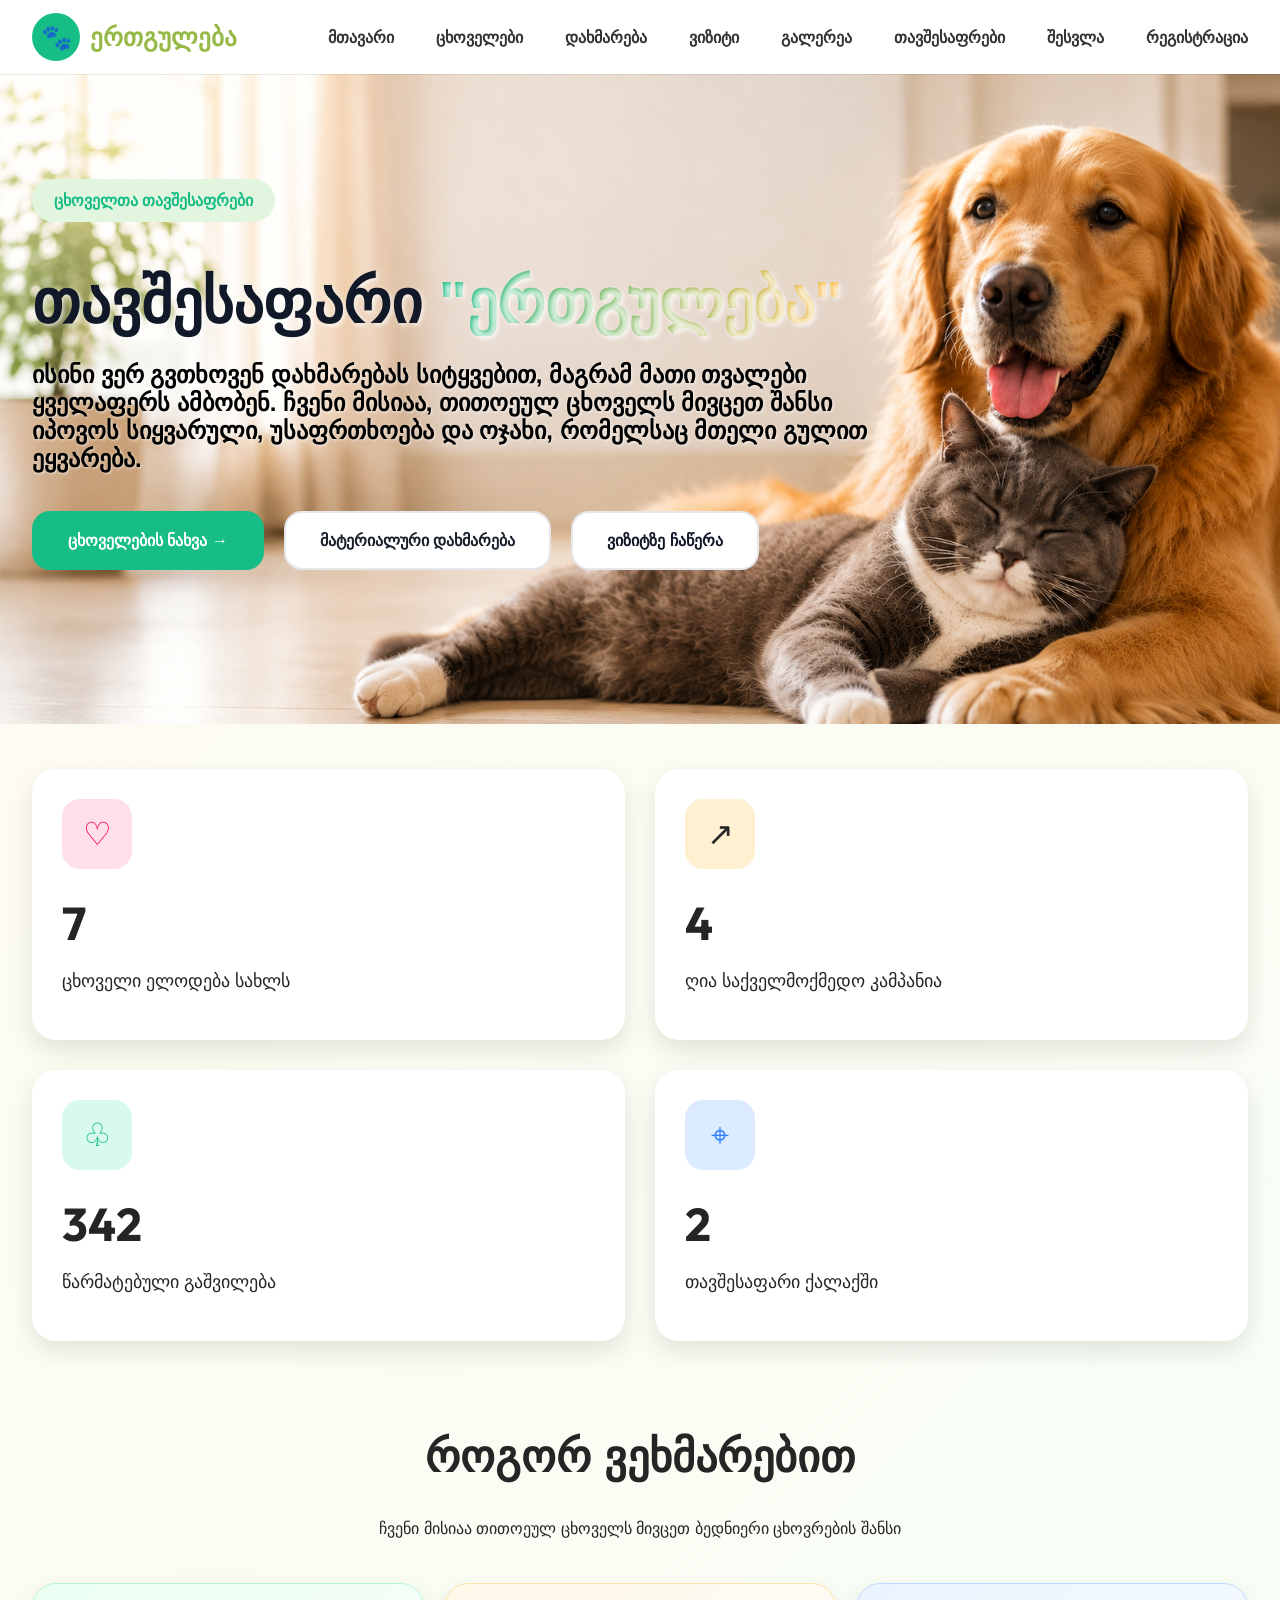
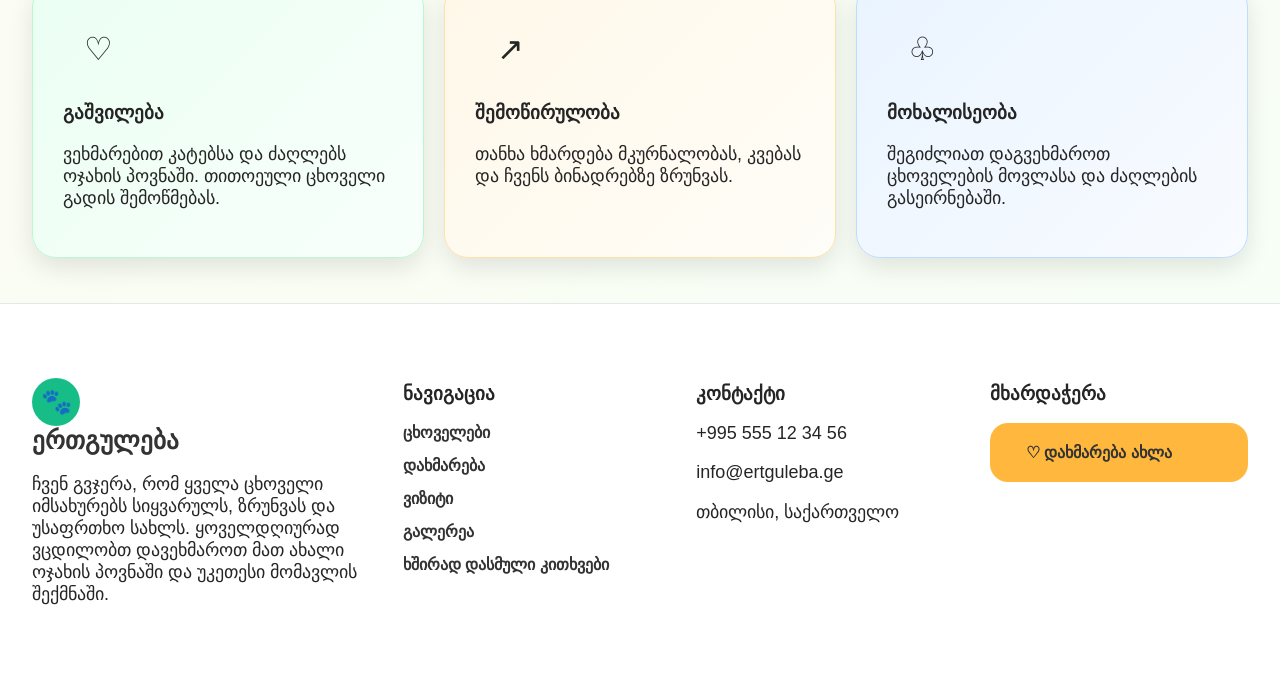
<file: project/index.html>
<!DOCTYPE html>
<html lang="ka">

<head>
  <meta charset="UTF-8">
  <meta name="viewport" content="width=device-width, initial-scale=1.0">
  <title>ერთგულება | ცხოველთა თავშესაფარი</title>
  <link rel="preconnect" href="https://fonts.googleapis.com">
<link rel="preconnect" href="https://fonts.gstatic.com" crossorigin>
<link href="https://fonts.googleapis.com/css2?family=Outfit:wght@100..900&display=swap" rel="stylesheet">
  <link rel="stylesheet" href="css/style.css">
</head>

<body>
  <header class="navbar"><a class="logo" href="index.html"><span>🐾</span>ერთგულება</a>
    <button class="menu-toggle">☰</button>
    <nav>
      <a href="index.html"> მთავარი</a>
      <a href="animals.html">ცხოველები</a>
      <a href="help.html">დახმარება</a>
      <a href="visit.html">ვიზიტი</a>
      <a href="gallery.html">გალერეა</a>
          <a href="shelters.html">თავშესაფრები</a>
              <a href="contact.html">შესვლა</a>
    <a href="register.html">რეგისტრაცია</a>
    </nav>

  </header>

  <main>
    <section class="hero">
      <div class="badge">ცხოველთა თავშესაფრები</div>
      <h1>თავშესაფარი <span>"ერთგულება"</span></h1>
      <p>ისინი ვერ გვთხოვენ დახმარებას სიტყვებით, მაგრამ მათი თვალები ყველაფერს ამბობენ. ჩვენი მისიაა, თითოეულ ცხოველს
        მივცეთ შანსი იპოვოს სიყვარული, უსაფრთხოება და ოჯახი, რომელსაც მთელი გულით ეყვარება.</p>
      <div class="hero-buttons">
        <a class="btn primary" href="animals.html">ცხოველების ნახვა →</a>
        <a class="btn light" href="visit.html">მატერიალური დახმარება</a>
        <a class="btn outline" href="visit.html">ვიზიტზე ჩაწერა</a>

      </div>
    </section>
    <section class="stats grid-2">
      <article class="card">
        <div class="icon pink">♡</div>
        <h2>7</h2>
        <p>ცხოველი ელოდება სახლს</p>
      </article>
      <article class="card">
        <div class="icon yellow">↗</div>
        <h2>4</h2>
        <p>ღია საქველმოქმედო კამპანია</p>
      </article>
      <article class="card">
        <div class="icon green">♧</div>
        <h2>342</h2>
        <p>წარმატებული გაშვილება</p>
      </article>
      <article class="card">
        <div class="icon blue">⌖</div>
        <h2>2</h2>
        <p>თავშესაფარი ქალაქში</p>
      </article>
    </section>

    <section class="section center">
      <h2>როგორ ვეხმარებით</h2>
      <p>ჩვენი მისიაა თითოეულ ცხოველს მივცეთ ბედნიერი ცხოვრების შანსი</p>
      <div class="help-grid">
        <article class="info-card soft-green"><span>♡</span>
          <h3>გაშვილება</h3>
          <p>ვეხმარებით კატებსა და ძაღლებს ოჯახის პოვნაში. თითოეული ცხოველი გადის შემოწმებას.</p>
        </article>
        <article class="info-card soft-yellow"><span>↗</span>
          <h3>შემოწირულობა</h3>
          <p>თანხა ხმარდება მკურნალობას, კვებას და ჩვენს ბინადრებზე ზრუნვას.</p>
        </article>
        <article class="info-card soft-blue"><span>♧</span>
          <h3>მოხალისეობა</h3>
          <p>შეგიძლიათ დაგვეხმაროთ ცხოველების მოვლასა და ძაღლების გასეირნებაში.</p>
        </article>
      </div>
    </section>
  </main>

  <footer class="footer">
    <div><a class="logo" href="index.html"><span>🐾</span>ერთგულება</a>
     <p>
        ჩვენ გვჯერა, რომ ყველა ცხოველი იმსახურებს სიყვარულს, ზრუნვას და უსაფრთხო სახლს.
        ყოველდღიურად ვცდილობთ დავეხმაროთ მათ ახალი ოჯახის პოვნაში და უკეთესი მომავლის შექმნაში.
    </p>
    </div>
    <div>
      <h3>ნავიგაცია</h3>
      <a href="animals.html">ცხოველები</a>
      <a href="help.html">დახმარება</a>
      <a href="visit.html">ვიზიტი</a>
       <a href="gallery.html">გალერეა</a>
      <a href="faq.html">ხშირად დასმული კითხვები</a>
    </div>
    <div>
      <h3>კონტაქტი</h3>
      <p>+995 555 12 34 56</p>
      <p>info@ertguleba.ge</p>
      <p>თბილისი, საქართველო</p>
    </div>
    <div>
      <h3>მხარდაჭერა</h3>
      <a class="btn donate" href="help.html">♡ დახმარება ახლა</a>
    </div>
  </footer>

  <script src="js/script.js"></script>
</body>

</html>
</file>
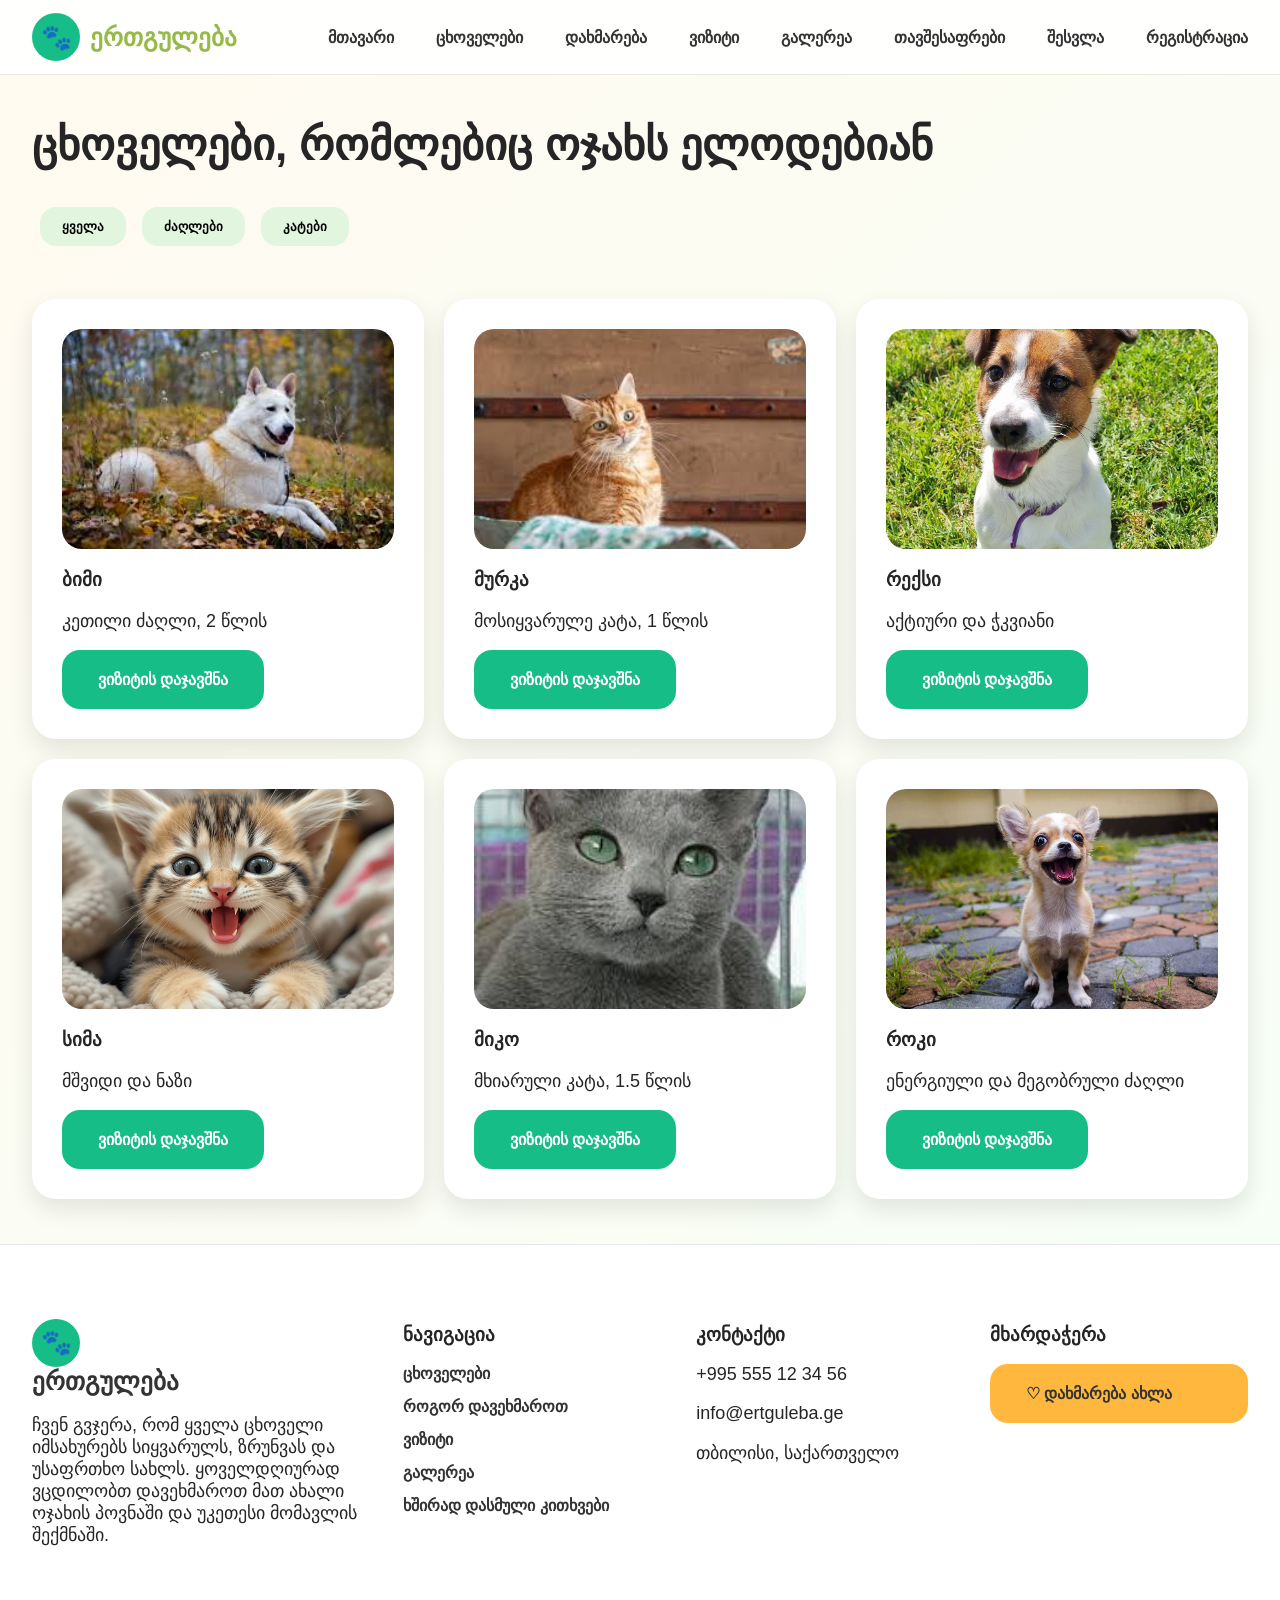
<file: project/animals.html>
<!DOCTYPE html>
<html lang="ka">

<head>
    <meta charset="UTF-8">
    <meta name="viewport" content="width=device-width, initial-scale=1.0">
    <title>ცხოველები</title>
    <link rel="stylesheet" href="css/style.css">
</head>

<body>
    <header class="navbar">
        <a class="logo" href="index.html"><span>🐾</span>ერთგულება</a>
        <button class="menu-toggle">☰</button>
        <nav>
            <a href="index.html"> მთავარი</a>
            <a href="animals.html">ცხოველები</a>
            <a href="help.html">დახმარება</a>
            <a href="visit.html">ვიზიტი</a>
             <a href="gallery.html">გალერეა</a>
              <a href="shelters.html">თავშესაფრები</a>
                  <a href="contact.html">შესვლა</a>
    <a href="register.html">რეგისტრაცია</a>
        </nav>



    </header>

    <main class="page">
        <h1>ცხოველები, რომლებიც ოჯახს ელოდებიან</h1>
        <div class="filter"><button data-filter="all">ყველა</button><button data-filter="dog">ძაღლები</button><button
                data-filter="cat">კატები</button></div>
        <section class="animal-grid">
            <article class="animal-card" data-type="dog">
                <img src="images/dog1.jpeg" alt="ბიმი">
                <h3>ბიმი</h3>
                <p>კეთილი ძაღლი, 2 წლის</p><a class="btn primary" href="visit.html">ვიზიტის დაჯავშნა</a>
            </article>
            <article class="animal-card" data-type="cat">
                <img src="images/cat1.jpg" alt="მურკა">
                <h3>მურკა</h3>
                <p>მოსიყვარულე კატა, 1 წლის</p><a class="btn primary" href="visit.html">ვიზიტის დაჯავშნა</a>
            </article>
            <article class="animal-card" data-type="dog">
                <img src="images/dog2.jpg" alt="რექსი">
                <h3>რექსი</h3>
                <p>აქტიური და ჭკვიანი</p><a class="btn primary" href="visit.html">ვიზიტის დაჯავშნა</a>
            </article>
            <article class="animal-card" data-type="cat">
                <img src="images/cat2.jpg" alt="სიმა">
                <h3>სიმა</h3>
                <p>მშვიდი და ნაზი</p><a class="btn primary" href="visit.html">ვიზიტის დაჯავშნა</a>
            </article>
               <article class="animal-card" data-type="cat">
                <img src="images/cat3.jpg" alt="მიკო">
                <h3>მიკო</h3>
                <p>მხიარული კატა, 1.5 წლის</p><a class="btn primary" href="visit.html">ვიზიტის დაჯავშნა</a>
            </article>
               <article class="animal-card" data-type="dog">
                <img src="images/dog3.jpg" alt="როკი">
                <h3>როკი</h3>
                <p>ენერგიული და მეგობრული ძაღლი</p><a class="btn primary" href="visit.html">ვიზიტის დაჯავშნა</a>
            </article>
        </section>
    </main>

    <footer class="footer">
    <div><a class="logo" href="index.html"><span>🐾</span>ერთგულება</a>
     <p>
        ჩვენ გვჯერა, რომ ყველა ცხოველი იმსახურებს სიყვარულს, ზრუნვას და უსაფრთხო სახლს.
        ყოველდღიურად ვცდილობთ დავეხმაროთ მათ ახალი ოჯახის პოვნაში და უკეთესი მომავლის შექმნაში.
    </p>
    </div>
    <div>
      <h3>ნავიგაცია</h3>
      <a href="animals.html">ცხოველები</a>
      <a href="help.html">როგორ დავეხმაროთ</a>
      <a href="visit.html">ვიზიტი</a>
       <a href="gallery.html">გალერეა</a>
      <a href="faq.html">ხშირად დასმული კითხვები</a>
    </div>
    <div>
      <h3>კონტაქტი</h3>
      <p>+995 555 12 34 56</p>
      <p>info@ertguleba.ge</p>
      <p>თბილისი, საქართველო</p>
    </div>
    <div>
      <h3>მხარდაჭერა</h3>
      <a class="btn donate" href="help.html">♡ დახმარება ახლა</a>
    </div>
  </footer>

    <script src="js/script.js"></script>
</body>

</html>
</file>
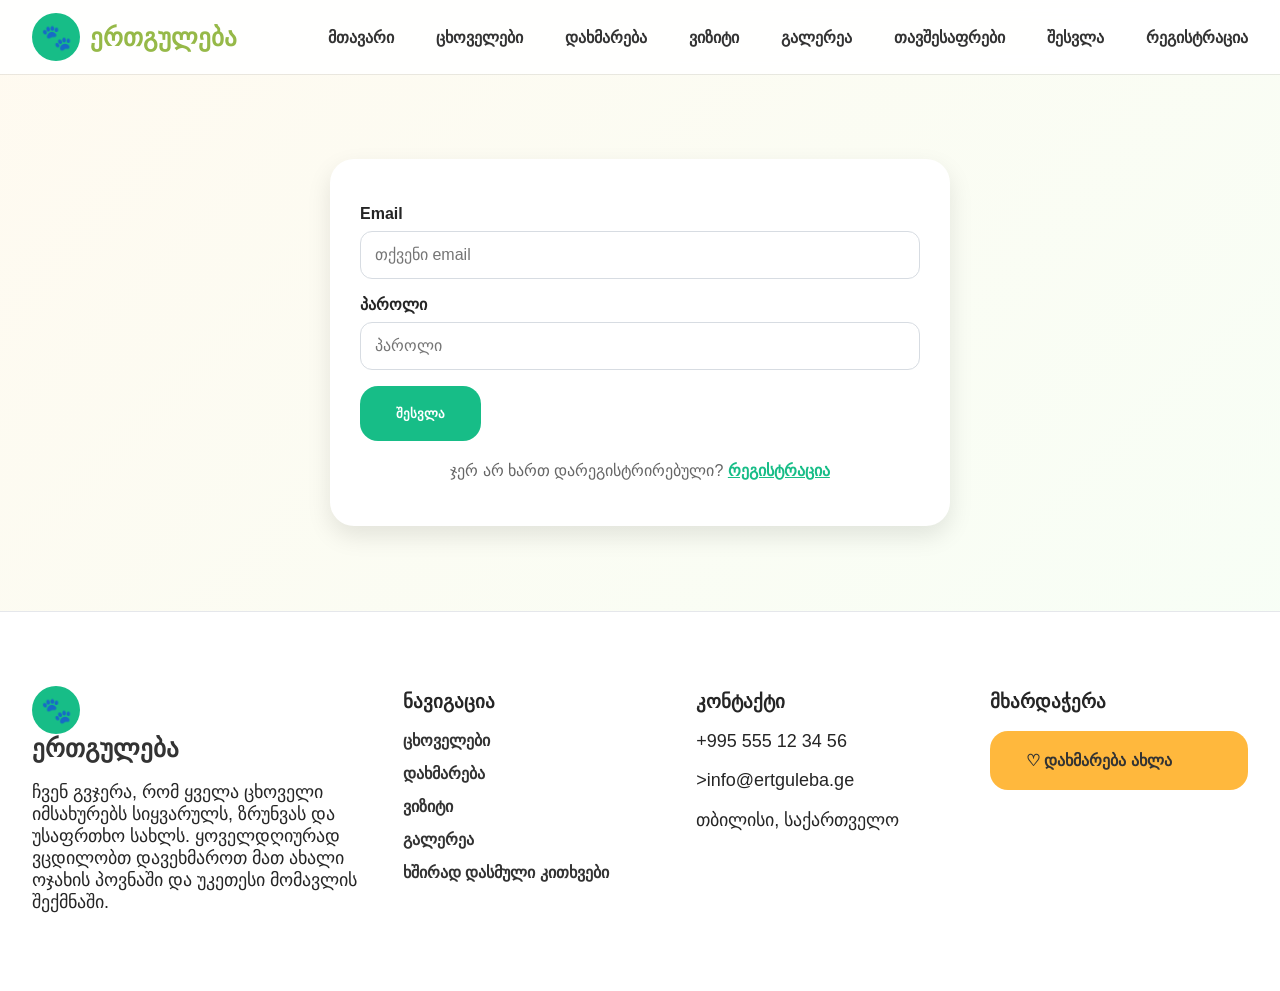
<file: project/contact.html>
<!DOCTYPE html>
<html lang="ka">

<head>
    <meta charset="UTF-8">
    <meta name="viewport" content="width=device-width, initial-scale=1.0">
  <link rel="stylesheet" href="css/style.css">
</head>

<body>
    <header class="navbar"><a class="logo" href="index.html"><span>🐾</span>ერთგულება</a>
      <button class="menu-toggle">☰</button>
        <nav>
            <a href="index.html"> მთავარი</a>
            <a href="animals.html">ცხოველები</a>
            <a href="help.html">დახმარება</a>
            <a href="visit.html">ვიზიტი</a>
             <a href="gallery.html">გალერეა</a>
                     <a href="shelters.html">თავშესაფრები</a>
                        <a href="contact.html">შესვლა</a>
    <a href="register.html">რეგისტრაცია</a>
        </nav>



    </header>
    <main class="page">
        <form class="form"><label>Email<input type="email" name="email"
                    placeholder="თქვენი email" required></label><label>პაროლი<input type="password" name="password"
                    placeholder="პაროლი" required></label><button class="btn primary" type="submit">შესვლა</button>
                         <p class="login-hint">
            ჯერ არ ხართ დარეგისტრირებული?
            <a href="register.html" style="color:#17bd87; font-weight:700;">
                რეგისტრაცია
            </a>
        </p>
        </form>
    </main>

  <footer class="footer">
    <div><a class="logo" href="index.html"><span>🐾</span>ერთგულება</a>
     <p>
        ჩვენ გვჯერა, რომ ყველა ცხოველი იმსახურებს სიყვარულს, ზრუნვას და უსაფრთხო სახლს.
        ყოველდღიურად ვცდილობთ დავეხმაროთ მათ ახალი ოჯახის პოვნაში და უკეთესი მომავლის შექმნაში.
    </p>
    </div>
    <div>
      <h3>ნავიგაცია</h3>
      <a href="animals.html">ცხოველები</a>
      <a href="help.html">დახმარება</a>
      <a href="visit.html">ვიზიტი</a>
       <a href="gallery.html">გალერეა</a>
      <a href="faq.html">ხშირად დასმული კითხვები</a>
    </div>
    <div>
      <h3>კონტაქტი</h3>
      <p> +995 555 12 34 56</p>
      <p>>info@ertguleba.ge</p>
      <p>თბილისი, საქართველო</p>
    </div>
    <div>
      <h3>მხარდაჭერა</h3>
      <a class="btn donate" href="help.html">♡ დახმარება ახლა</a>
    </div>
  </footer>

    <script src="js/script.js"></script>
</body>

</html>
</file>
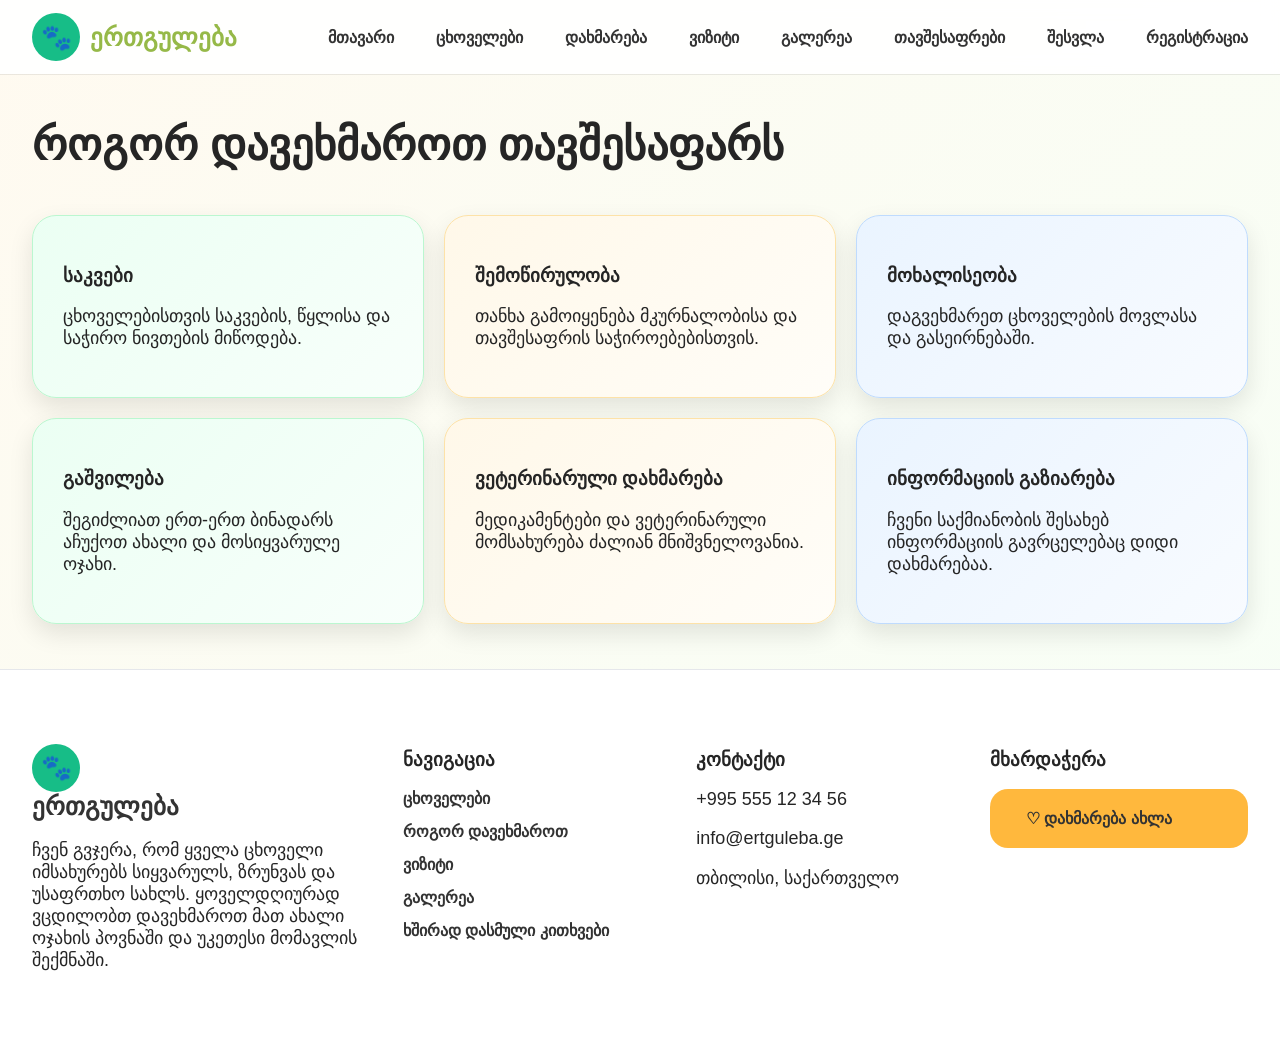
<file: project/help.html>
<!DOCTYPE html>
<html lang="ka">

<head>
    <meta charset="UTF-8">
    <meta name="viewport" content="width=device-width, initial-scale=1.0">
    <title>როგორ დავეხმაროთ</title>
    <link rel="stylesheet" href="css/style.css">

</head>

<body>
    <header class="navbar"><a class="logo" href="index.html"><span>🐾</span>ერთგულება</a>
        <button class="menu-toggle">☰</button>
        <nav>
            <a href="index.html"> მთავარი</a>
            <a href="animals.html">ცხოველები</a>
            <a href="help.html">დახმარება</a>
            <a href="visit.html">ვიზიტი</a>
             <a href="gallery.html">გალერეა</a>
                     <a href="shelters.html">თავშესაფრები</a>
                         <a href="contact.html">შესვლა</a>
    <a href="register.html">რეგისტრაცია</a>
        </nav>



    </header>
    <main class="page">
        <h1>როგორ დავეხმაროთ თავშესაფარს</h1>
    <section class="help-grid">

    <article class="info-card soft-green">
        <h3> საკვები</h3>
        <p>ცხოველებისთვის საკვების, წყლისა და საჭირო ნივთების მიწოდება.</p>
    </article>

    <article class="info-card soft-yellow">
        <h3> შემოწირულობა</h3>
        <p>თანხა გამოიყენება მკურნალობისა და თავშესაფრის საჭიროებებისთვის.</p>
    </article>

    <article class="info-card soft-blue">
        <h3> მოხალისეობა</h3>
        <p>დაგვეხმარეთ ცხოველების მოვლასა და გასეირნებაში.</p>
    </article>

    <article class="info-card soft-green">
        <h3>გაშვილება</h3>
        <p>შეგიძლიათ ერთ-ერთ ბინადარს აჩუქოთ ახალი და მოსიყვარულე ოჯახი.</p>
    </article>

    <article class="info-card soft-yellow">
        <h3>ვეტერინარული დახმარება</h3>
        <p>მედიკამენტები და ვეტერინარული მომსახურება ძალიან მნიშვნელოვანია.</p>
    </article>

    <article class="info-card soft-blue">
        <h3> ინფორმაციის გაზიარება</h3>
        <p>ჩვენი საქმიანობის შესახებ ინფორმაციის გავრცელებაც დიდი დახმარებაა.</p>
    </article>
</section>
    </main>

       <footer class="footer">
    <div><a class="logo" href="index.html"><span>🐾</span>ერთგულება</a>
     <p>
        ჩვენ გვჯერა, რომ ყველა ცხოველი იმსახურებს სიყვარულს, ზრუნვას და უსაფრთხო სახლს.
        ყოველდღიურად ვცდილობთ დავეხმაროთ მათ ახალი ოჯახის პოვნაში და უკეთესი მომავლის შექმნაში.
    </p>
    </div>
    <div>
      <h3>ნავიგაცია</h3>
      <a href="animals.html">ცხოველები</a>
      <a href="help.html">როგორ დავეხმაროთ</a>
      <a href="visit.html">ვიზიტი</a>
       <a href="gallery.html">გალერეა</a>
      <a href="faq.html">ხშირად დასმული კითხვები</a>
    </div>
    <div>
      <h3>კონტაქტი</h3>
      <p> +995 555 12 34 56</p>
      <p> info@ertguleba.ge</p>
      <p> თბილისი, საქართველო</p>
    </div>
    <div>
      <h3>მხარდაჭერა</h3>
      <a class="btn donate" href="help.html">♡ დახმარება ახლა</a>
    </div>
  </footer>

    <script src="js/script.js"></script>
</body>

</html>
</file>
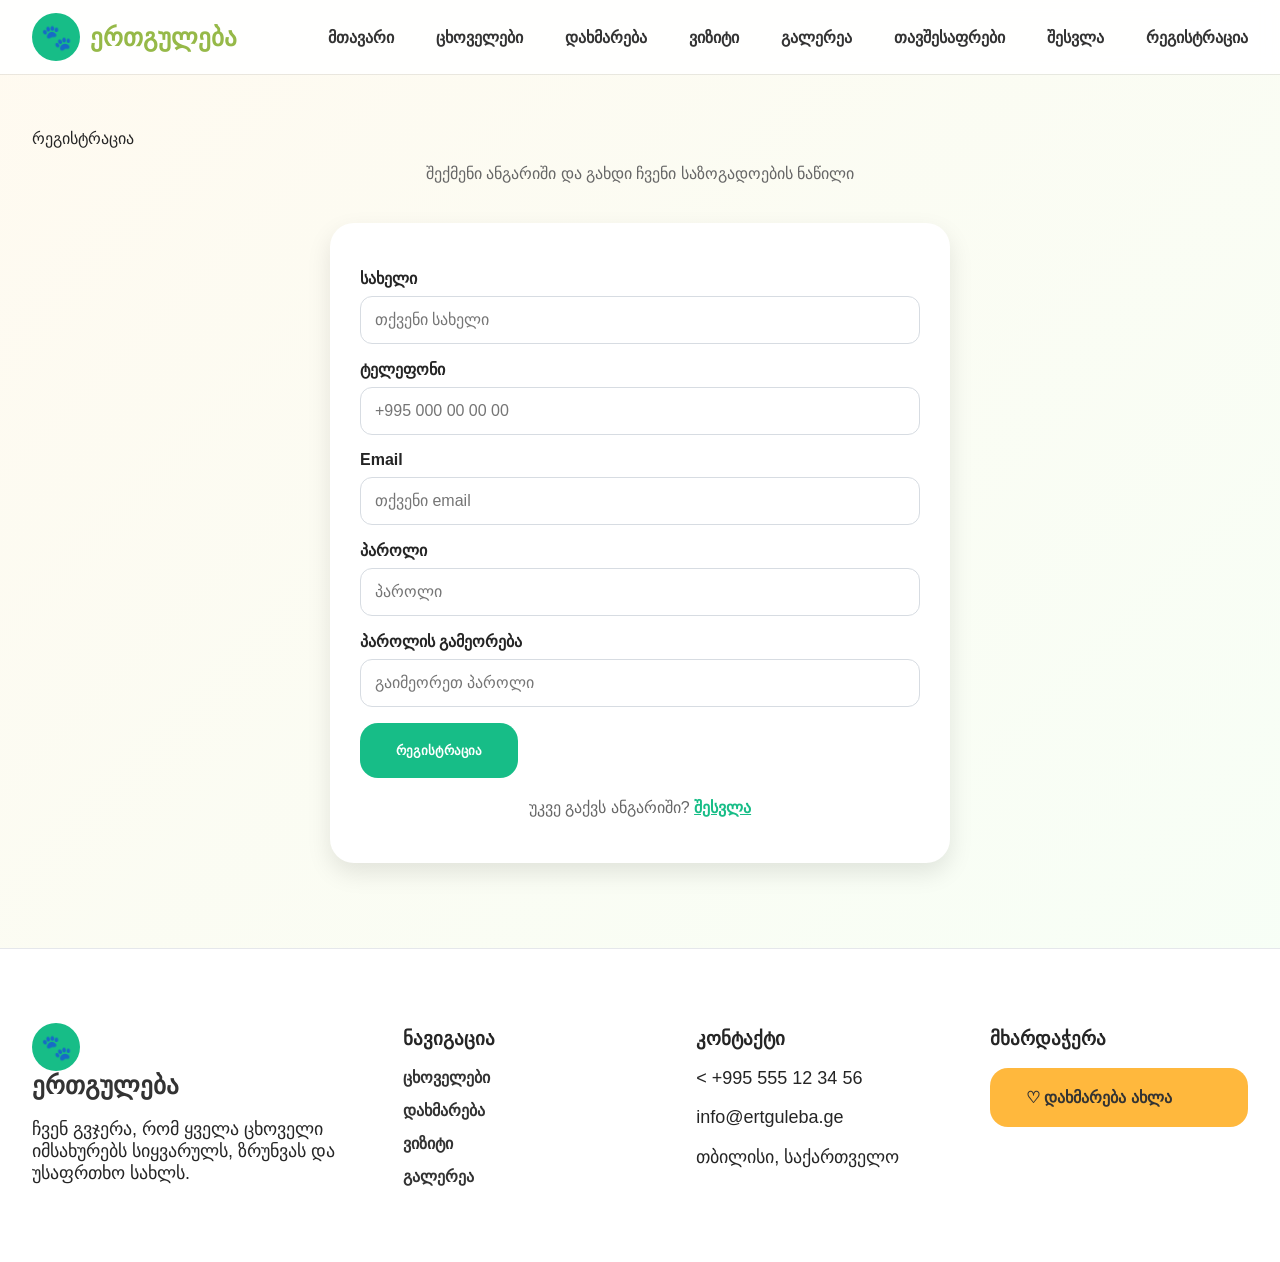
<file: project/register.html>
<!DOCTYPE html>
<html lang="ka">

<head>
    <meta charset="UTF-8">
    <meta name="viewport" content="width=device-width, initial-scale=1.0">
    <title>რეგისტრაცია</title>

    <link rel="stylesheet" href="css/style.css">
</head>

<body>

<header class="navbar">

    <a class="logo" href="index.html"><span>🐾</span>ერთგულება</a>

    <button class="menu-toggle">☰</button>

    <nav>
        <a href="index.html"> მთავარი</a>
        <a href="animals.html">ცხოველები</a>
        <a href="help.html">დახმარება</a>
        <a href="visit.html">ვიზიტი</a>
        <a href="gallery.html">გალერეა</a>
        <a href="shelters.html">თავშესაფრები</a>
            <a href="contact.html">შესვლა</a>
    <a href="register.html">რეგისტრაცია</a>
    </nav>

        

</header>

<main class="page">

    <!-- TITLE -->
    <h1 class="page-title"></h1>
        რეგისტრაცია
    </h1>

    <p class="page-subtitle">
        შექმენი ანგარიში და გახდი ჩვენი საზოგადოების ნაწილი 
    </p>

    <!-- FORM -->
    <form class="form">

        <label>
            სახელი
            <input type="text" name="name" placeholder="თქვენი სახელი" required>
        </label>

        <label>ტელეფონი
            <input type="tel" name="phone" placeholder="+995 000 00 00 00" required>
        </label>

        <label>
            Email
            <input type="email" name="email" placeholder="თქვენი email" required>
        </label>

        <label>
            პაროლი
            <input type="password" name="password" placeholder="პაროლი" required>
        </label>

        <label>
            პაროლის გამეორება
            <input type="password" name="confirm_password" placeholder="გაიმეორეთ პაროლი" required>
        </label>

        <button class="btn primary" type="submit">
            რეგისტრაცია
        </button>

        <!-- login link -->
        <p class="login-hint">
            უკვე გაქვს ანგარიში?
            <a href="contact.html" class="login-link">
                შესვლა
            </a>
        </p>

    </form>

</main>

<footer class="footer">

    <div>
        <a class="logo" href="index.html"><span>🐾</span>ერთგულება</a>
        <p>
            ჩვენ გვჯერა, რომ ყველა ცხოველი იმსახურებს სიყვარულს, ზრუნვას და უსაფრთხო სახლს.
        </p>
    </div>

    <div>
        <h3>ნავიგაცია</h3>
        <a href="animals.html">ცხოველები</a>
        <a href="help.html">დახმარება</a>
        <a href="visit.html">ვიზიტი</a>
        <a href="gallery.html">გალერეა</a>
    </div>

    <div>
        <h3>კონტაქტი</h3>
        <p>< +995 555 12 34 56</p>
        <p> info@ertguleba.ge</p>
        <p> თბილისი, საქართველო</p>
    </div>

    <div>
        <h3>მხარდაჭერა</h3>
        <a class="btn donate" href="help.html">♡ დახმარება ახლა</a>
    </div>

</footer>

<script src="js/script.js"></script>

</body>
</html>
</file>
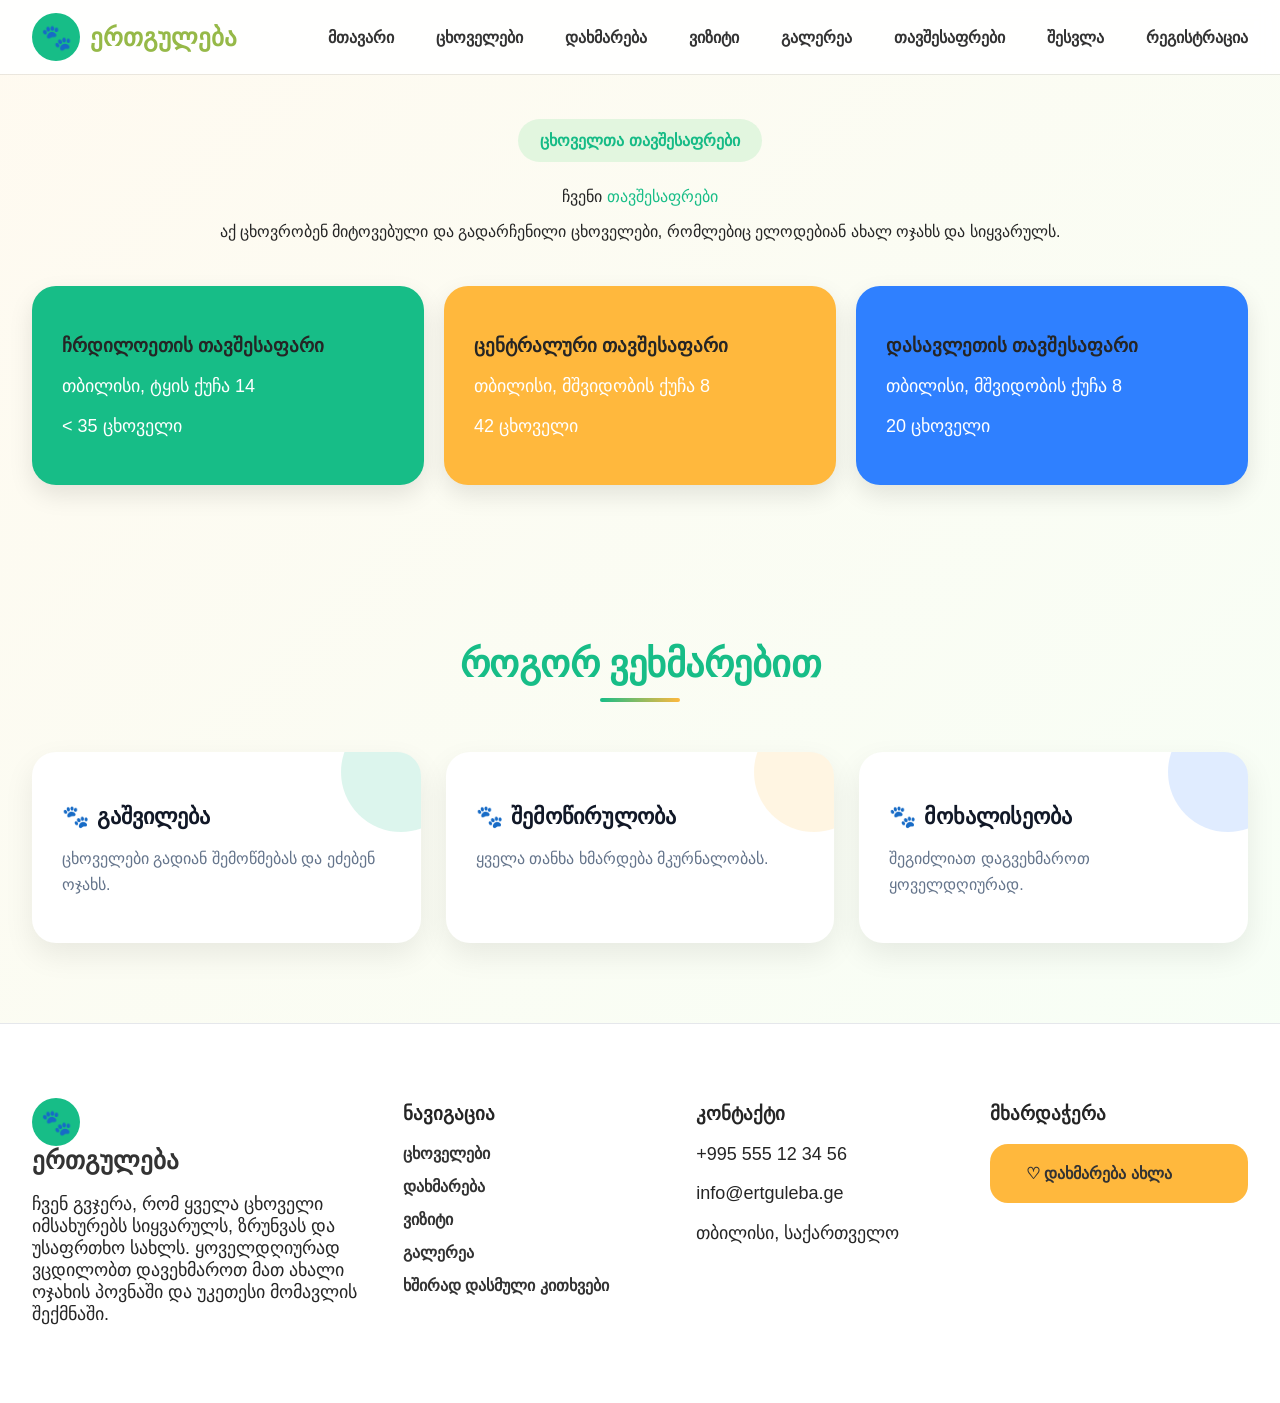
<file: project/shelters.html>
<!DOCTYPE html>
<html lang="ka">

<head>
    <meta charset="UTF-8">
    <meta name="viewport" content="width=device-width, initial-scale=1.0">
    <title>თავშესაფრები</title>

    <link rel="stylesheet" href="css/style.css">
</head>

<body>

<header class="navbar">
    <a class="logo" href="index.html"><span>🐾</span>ერთგულება</a>

    <button class="menu-toggle">☰</button>

    <nav>
      <a href="index.html"><i class="fa-solid fa-home"></i> მთავარი</a>
      <a href="animals.html">ცხოველები</a>
        <a href="help.html">დახმარება</a>
        <a href="visit.html">ვიზიტი</a>
        <a href="gallery.html">გალერეა</a>
            <a href="shelters.html">თავშესაფრები</a>
                <a href="contact.html">შესვლა</a>
    <a href="register.html">რეგისტრაცია</a>
    </nav>


</header>



<main class="page">

    <section class="shelters-hero">

        <div class="badge" >
            ცხოველთა თავშესაფრები
        </div>

        <h1 class="shelters-title"></h1>
            ჩვენი <span class="text-green">თავშესაფრები</span>
        </h1>

        <p class=""shelters-subtitle">
            აქ ცხოვრობენ მიტოვებული და გადარჩენილი ცხოველები, რომლებიც ელოდებიან ახალ ოჯახს და სიყვარულს.
        </p>

    </section>

    <!-- 🏠 SHELTERS SECTION -->
    <section class="help-grid">

        <article class="info-card c1">
            <h3>ჩრდილოეთის თავშესაფარი</h3>
            <p> თბილისი, ტყის ქუჩა 14</p>
            <p>< 35 ცხოველი</p>
        </article>

        <article class="info-card c2">
            <h3>ცენტრალური თავშესაფარი</h3>
            <p>თბილისი, მშვიდობის ქუჩა 8</p>
            <p> 42 ცხოველი</p>
        </article>

        <article class="info-card c3">
            <h3> დასავლეთის თავშესაფარი</h3>
            <p> თბილისი, მშვიდობის ქუჩა 8</p>
            <p> 20 ცხოველი</p>
        </article>

    </section>

</main>

<section class="help-section"> 
    <h2>როგორ ვეხმარებით</h2> 
    <div class="help-grid-clean"> 
        <article class="help-card green-soft"> 
            <h3>გაშვილება</h3> 
            <p>ცხოველები გადიან შემოწმებას და ეძებენ ოჯახს.</p> 
        </article> 
        <article class="help-card yellow-soft"> 
            <h3>შემოწირულობა</h3> 
            <p>ყველა თანხა ხმარდება მკურნალობას.</p> 
        </article> <article class="help-card blue-soft"> 
            <h3>მოხალისეობა</h3> <p>შეგიძლიათ დაგვეხმაროთ ყოველდღიურად.</p> 
        </article> 
    </div> 
</section>

  <footer class="footer">
    <div><a class="logo" href="index.html"><span>🐾</span>ერთგულება</a>
     <p>
        ჩვენ გვჯერა, რომ ყველა ცხოველი იმსახურებს სიყვარულს, ზრუნვას და უსაფრთხო სახლს.
        ყოველდღიურად ვცდილობთ დავეხმაროთ მათ ახალი ოჯახის პოვნაში და უკეთესი მომავლის შექმნაში.
    </p>
    </div>
    <div>
      <h3>ნავიგაცია</h3>
      <a href="animals.html">ცხოველები</a>
      <a href="help.html">დახმარება</a>
      <a href="visit.html">ვიზიტი</a>
       <a href="gallery.html">გალერეა</a>
      <a href="faq.html">ხშირად დასმული კითხვები</a>
    </div>
    <div>
      <h3>კონტაქტი</h3>
      <p> +995 555 12 34 56</p>
      <p>info@ertguleba.ge</p>
      <p> თბილისი, საქართველო</p>
    </div>
    <div>
      <h3>მხარდაჭერა</h3>
      <a class="btn donate" href="help.html">♡ დახმარება ახლა</a>
    </div>
  </footer>

<script src="js/script.js"></script>

</body>
</html>
</file>
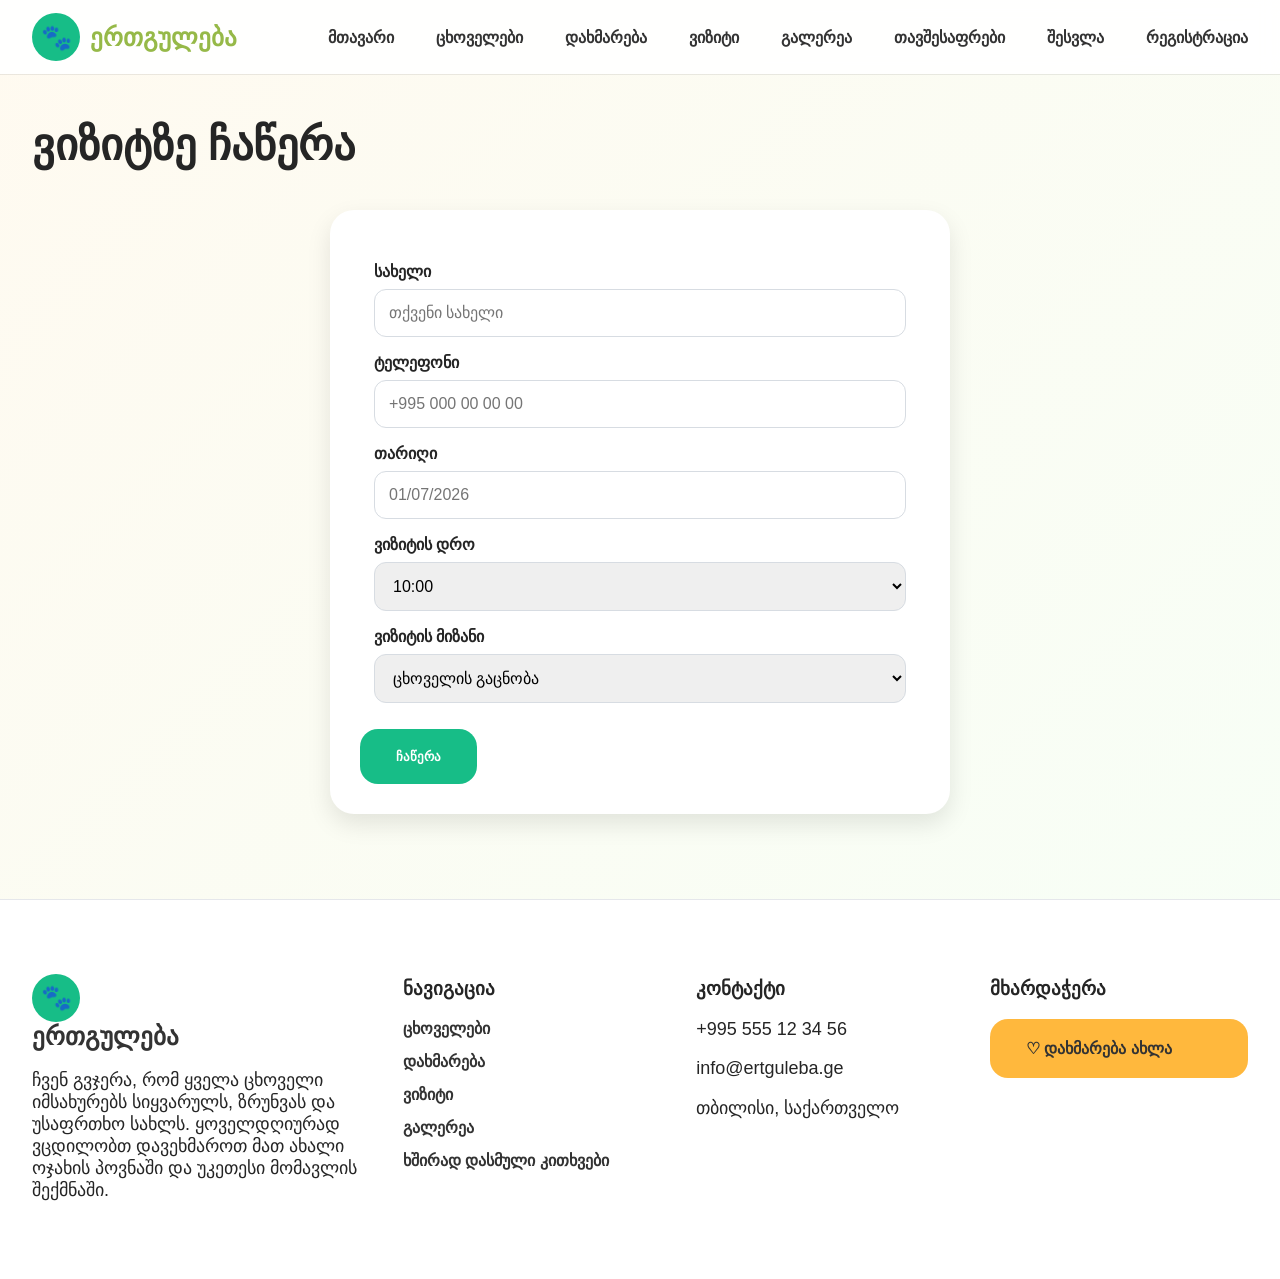
<file: project/visit.html>
<!DOCTYPE html>
<html lang="ka">

<head>
    <meta charset="UTF-8">
    <meta name="viewport" content="width=device-width, initial-scale=1.0">
    <title>ვიზიტი</title>
  <link rel="stylesheet" href="css/style.css">
</head>

<body>
    <header class="navbar"><a class="logo" href="index.html"><span>🐾</span>ერთგულება</a>
        <button class="menu-toggle">☰</button>
        <nav>
            <a href="index.html"> მთავარი</a>
            <a href="animals.html">ცხოველები</a>
            <a href="help.html">დახმარება</a>
            <a href="visit.html">ვიზიტი</a>
             <a href="gallery.html">გალერეა</a>
                  <a href="shelters.html">თავშესაფრები</a>
                      <a href="contact.html">შესვლა</a>
    <a href="register.html">რეგისტრაცია</a>
        </nav>



    </header>
    <main class="page">
        <h1>ვიზიტზე ჩაწერა</h1>
        <form class="form">
            <fieldset>

                <label>სახელი
                    <input type="text" name="visitor" placeholder="თქვენი სახელი" required>
                </label>
                <label>ტელეფონი
                    <input type="tel" name="phone" placeholder="+995 000 00 00 00" required>
                </label>
                <label>თარიღი
                    <input type="text" name="date" placeholder="01/07/2026" required>
                </label>
                <label>ვიზიტის დრო

    <select name="time">
        <option>10:00</option>
        <option>12:00</option>
        <option>14:00</option>
        <option>16:00</option>
    </select>
</label>

<label>
    ვიზიტის მიზანი
    <select name="purpose">
        <option>ცხოველის გაცნობა</option>
        <option>გაშვილება</option>
        <option>მოხალისეობა</option>
        <option>ზოგადი ვიზიტი</option>
    </select>
</label>       
            </fieldset><button class="btn primary" type="submit">ჩაწერა</button>
        </form>
    </main>

  <footer class="footer">
    <div><a class="logo" href="index.html"><span>🐾</span>ერთგულება</a>
     <p>
        ჩვენ გვჯერა, რომ ყველა ცხოველი იმსახურებს სიყვარულს, ზრუნვას და უსაფრთხო სახლს.
        ყოველდღიურად ვცდილობთ დავეხმაროთ მათ ახალი ოჯახის პოვნაში და უკეთესი მომავლის შექმნაში.
    </p>
    </div>
    <div>
      <h3>ნავიგაცია</h3>
      <a href="animals.html">ცხოველები</a>
      <a href="help.html">დახმარება</a>
      <a href="visit.html">ვიზიტი</a>
       <a href="gallery.html">გალერეა</a>
      <a href="faq.html">ხშირად დასმული კითხვები</a>
    </div>
    <div>
      <h3>კონტაქტი</h3>
      <p> +995 555 12 34 56</p>
      <p>info@ertguleba.ge</p>
      <p> თბილისი, საქართველო</p>
    </div>
    <div>
      <h3>მხარდაჭერა</h3>
      <a class="btn donate" href="help.html">♡ დახმარება ახლა</a>
    </div>
  </footer>

    <script src="js/script.js"></script>
</body>

</html>
</file>
<file: project/css/style.css>
* {
    box-sizing: border-box
}

html {
    scroll-behavior: smooth
}

body {
    margin: 0;
    font-family: 'Outfit', Arial, Helvetica, sans-serif;
    background: linear-gradient(135deg, #fffaf0 0%, #f6fff7 100%);
    color: #252525
}

::selection {
    background: #19bd88;
    color: white
}

@font-face {
  font-family: 'Outfit';
  font-style: normal;
  font-weight: 600;
  font-display: swap;
  src: url('https://fonts.gstatic.com/s/outfit/v11/QGYyz_MVcBeNP4NJtEtq.woff2') format('woff2');
}

.navbar {
    position: fixed;
    top: 0;
    left:0;
    width:100%;
    z-index: 10;
    height: 74px;
    display: flex;
    align-items: center;
    justify-content: space-between;
    padding: 0 32px;
    background: rgba(255, 255, 255, .92);
    box-shadow: 0 1px 0 rgba(0, 0, 0, .08);
    backdrop-filter: blur(8px)
}
body{
    margin:0;
    padding-top:74px;
      font-family: Arial, Helvetica, sans-serif;
    background: linear-gradient(135deg, #fffaf0 0%, #f6fff7 100%);
    color: #252525;
}

.logo {
    display: flex;
    align-items: center;
    gap: 10px;
    text-decoration: none;
    font-size: 25px;
    font-weight: 700;
    color: #96b948
}

.logo span {
    display: grid;
    place-items: center;
    width: 48px;
    height: 48px;
    border-radius: 50%;
    background: #17bd87;
    color: white;
    animation: pulse 2.4s infinite
}

nav {
    display: flex;
    gap: 42px;
}

nav a,
.footer a {
    color: #333;
    text-decoration: none;
    font-weight: 600;
    transition: .25s
}
nav a:hover,
.footer a:hover {
    color: #17bd87;
    transform: translateY(-2px)
}

.hero {
    min-height: 650px;
    padding: 105px 32px 60px;
    background-image:url("../images/hero.jpg");
    background-size: cover;
    background-position: center; 
    background-repeat: no-repeat;
}

.badge {
    display: inline-block;
    padding: 12px 22px;
    border-radius: 24px;
    background: #e2f6df;
    color: #16bb86;
    font-weight: 700
}
.hero h1 {
    font-size: 60px;
    margin: 45px 0 24px;
    color: #111827;
    text-shadow: 2px 2px 5px rgba(255,255,255,0.8);
}

.hero h1 span {
    background: linear-gradient(90deg, #17bd87, #ffb83d);
    -webkit-background-clip: text;
    color: transparent
}

.hero p {
    font-size: 24px;
    color: #000000;
    font-weight: 700;
    max-width: 850px;
    text-shadow: 1px 1px 3px rgba(255,255,255,0.7);
}

.hero-buttons {
    display: flex;
    gap: 20px;
    flex-wrap: wrap;
    margin-top: 38px
}

.btn {
    display: inline-block;
    padding: 18px 34px;
    border-radius: 18px;
    text-decoration: none;
    font-weight: 700;
    border: 2px solid transparent;
    transition: .3s;
    cursor: pointer
}

.primary {
    background: #17bd87;
    color: white
}

.primary:hover {
    transform: translateY(-4px);
    box-shadow: 0 12px 24px rgba(23, 189, 135, .28)
}

.light {
    background: white;
    color: #17202a;
    border-color: #e5e7eb
}

.outline {
    background: white;
    color: #111827;
    border-color:#e5e7eb;   
}

.donate {
    background: #ffb83d;
    color: #111
}

.stats,
.section,
.page {

    padding: 45px 32px;
}

.pagep {
    color:#16bb86;
    font-weight:700;
}

.grid-2 {
    display: grid;
    grid-template-columns: repeat(2, 1fr);
    gap: 30px
}

.card,
.info-card,
.animal-card,
.form {
    background: white;
    border-radius: 24px;
    padding: 30px;
    box-shadow: 0 10px 25px rgba(0, 0, 0, .10);
    transition: .3s
}

fieldset{
    border:none;
}

.card:hover,
.animal-card:hover,
.info-card:hover {
    transform: translateY(-8px)
}

.icon,
.info-card span {
    display: grid;
    place-items: center;
    width: 70px;
    height: 70px;
    border-radius: 18px;
    font-size: 32px
}

.pink {
    background: #ffe0e8;
    color: #ff0055
}

.yellow {
    background: #fff0d2
}

.green {
    background: #d7faed;
    color: #17bd87
}

.blue {
    background: #dcebff;
    color: #2f80ff
}

.card h2 {
    font-size: 46px;
    margin: 25px 0 8px;
    font-family: 'Outfit', Arial, Helvetica, sans-serif;
}

.page h2{
    margin-top:50px;
    margin-bottom:20px;
    color:#17bd87;
    font-size:30px;
    border-left:5px solid #17bd87;
    padding-left:15px;
    font-family: 'Outfit', Arial, Helvetica, sans-serif;
}

.card p,
.info-card p,
.animal-card p,
.footer p,
.mini-footer {
    color: rgb(100,116.139);
    font-size: 18px
}

.center {
    text-align: center
}

.center>h2,
.page h1 {
    font-size: 44px;
    margin-top: 0
}

.help-grid,
.animal-grid {
    display: grid;
    grid-template-columns: repeat(3, 1fr);
    gap: 20px;
    margin-top: 45px
}

.c1 p {
    color: #ffffff;
}
.c2 p {
    color: #ffffff;
}
.c3 p {
    color: #ffffff;
}

.animal-grid {
    grid-template-columns: repeat(3, 1fr)
}

.info-card {
    text-align: left;
}

.c1{
    background: #17bd87; 
}
.c2{
    background: #ffb83d;
}
.c3{
    background: #2f80ff;
}

.soft-green {
    background: linear-gradient(135deg, #ebfff3, #f8fffb);
    border: 1px solid #bbf7d0
}

.soft-yellow {
    background: linear-gradient(135deg, #fff8e9, #fffdf8);
    border: 1px solid #fde2a8
}

.soft-blue {
    background: linear-gradient(135deg, #eaf4ff, #f8fbff);
    border: 1px solid #bfdbfe
}

.photo{
    height:220px;
    border-radius:20px;
    margin-bottom:20px;
    background-size:contain;
    background-position:center;
    background-repeat:no-repeat;
    background-color:#f5f5f5;
}
.animal-card img{
    width:100%;
    height:220px;
    object-fit: cover;
    object-position:center;
    border-radius:20px;
    margin-bottom:20px;
    display:block;
}

.animal-story{
    margin-top:15px;
    padding:15px;
    background:#f8fff8;
    border-left:4px solid #17bd87;
    border-radius:12px;
    color:#475569;
}
.hidden{
    display: none !important;
}
.filter button {
    margin: 8px;
    padding: 12px 22px;
    border: 0;
    border-radius: 16px;
    background: #e2f6df;
    font-weight: 700
}

.form {
    max-width: 620px;
    margin: 40px auto;
}
.form label {
    display: block;
    margin: 16px 0;
    font-weight: 700
}

.form input,
.form select {
    width: 100%;
    padding: 14px;
    border: 1px solid #d7dce2;
    border-radius: 12px;
    margin-top: 8px;
    font-size: 16px
}
.faq-intro{
    text-align: cenet;
    margin-bottom:40px;
}
.footer {
    display: grid;
    grid-template-columns: 1.3fr 1fr 1fr 1fr;
    gap: 35px;
    padding: 60px 32px;
    background: #fff;
    border-top: 1px solid #e5e7eb
}

.footer a {
    display: block;
    margin: 14px 0
}

.mini-footer {
    text-align: center;
    padding: 25px;
    background: white
}

.gallery{
    display:grid;
    grid-template-columns:repeat(3, 1fr);
    gap:15px;
    max-width:850px;
    margin:20px auto 45px;
}

.gallery-card img{
    width:100%;
    height:120px !important;
    object-fit:cover;
    border-radius:15px;
    display:block;
     transition:.5s;
}

.gallery-card:hover img{
    transform:scale(1.08);
}


/* ================= HELP SECTION ================= */
.help-section{
    padding: 80px 32px;
    text-align: center;
}

/* title */
.help-section h2{
    font-size: 38px;
    margin-bottom: 10px;
    color: #17bd87;
    letter-spacing: -0.5px;
}

/* subtitle line feel */
.help-section h2::after{
    content:"";
    display:block;
    width: 80px;
    height: 4px;
    background: linear-gradient(90deg, #17bd87, #ffb83d);
    margin: 12px auto 0;
    border-radius: 10px;
}

/* GRID */
.help-grid-clean{
    margin-top: 50px;
    display: grid;
    grid-template-columns: repeat(3, 1fr);
    gap: 25px;
}

/* CARD BASE */
.help-card{
    background: white;
    padding: 30px;
    border-radius: 24px;
    box-shadow: 0 12px 30px rgba(0,0,0,0.08);
    transition: all .35s ease;
    position: relative;
    overflow: hidden;
    text-align: left;
}

/* hover effect */
.help-card:hover{
    transform: translateY(-12px);
    box-shadow: 0 20px 45px rgba(0,0,0,0.12);
}

/* decorative glow circle */
.help-card::before{
    content:"";
    position:absolute;
    width:120px;
    height:120px;
    border-radius:50%;
    top:-40px;
    right:-40px;
    opacity:0.15;
}

/* titles */
.help-card h3{
    font-size: 22px;
    margin-bottom: 12px;
    color: #111827;
}

/* text */
.help-card p{
    color: #64748b;
    line-height: 1.6;
    font-size: 16px;
}

/* ================= COLOR VARIANTS ================= */

/* green */
.green-soft::before{
    background:#17bd87; 
}

/* yellow */
.yellow-soft::before{
    background:#ffb83d;
}

/* blue */
.blue-soft::before{
    background:#2f80ff;
}

/* ================= ICON STYLE (optional future) ================= */
.help-card h3::before{
    content:"🐾";
    margin-right: 8px;
}

/* ================= RESPONSIVE ================= */
@media(max-width:900px){
    .help-grid-clean{
        grid-template-columns: 1fr;
    }

    .help-section h2{
        font-size: 30px;
    }
}

@keyframes pulse {

    0%,
    100% {
        transform: scale(1)
    }

    50% {
        transform: scale(1.08)
    }
}
.menu-toggle {
    display: none;
    font-size: 32px;
    background: none;
    border: none;
    cursor: pointer;
}
@media(max-width:850px) {
    .menu-toggle {
        display: block;
        position: absolute;
        right: 20px;
        top: 25px;
    }

    nav {
        display: none;
        width: 100%;
        flex-direction: column;
        gap: 15px;
        margin-top: 20px;
    }

    nav.active {
        display: flex;
                flex-direction: column;
        align-items: center; 
        text-align: center;
        width: 100%;
    }

    .login {
        display: none;
    }
}



@media(max-width:850px) {
    .navbar {
        width:100%;
        height: auto;
        align-items: flex-start;
        gap: 15px;
        flex-direction: column;
        padding: 18px
    }
    body{
        padding-top:100px;
    }

    nav {
        gap: 15px;
        flex-wrap: wrap
    }

    .hero h1 {
        font-size: 42px
    }

    .hero p {
        font-size: 19px
    }

    .grid-2,
    .help-grid,
    .animal-grid,
    .footer {
        grid-template-columns: 1fr
    }

    .btn {
        width: 100%;
        text-align: center
    }
}
.login-hint {
    text-align: center;
    margin-top: 20px;
    color: #666;
}
.login-link {
    color: #17bd87;
    font-weight: 700;
}
.page-title {
    text-align: center;
    margin-bottom: 10px;
}
.page-subtitle {
    text-align: center;
    color: #666;
    margin-bottom: 30px;
}
.shelters-hero {
    text-align: center;
    margin-bottom: 40px;
}
.shelters-hero .badge {
    margin-bottom: 15px;
}
.shelters-title {
    font-size: 42px;
    margin-bottom: 10px;
}
.text-green {
    color: #17bd87;
}
.shelters-subtitle {
    max-width: 700px;
    margin: 0 auto;
    color: #555;
}
</file>
